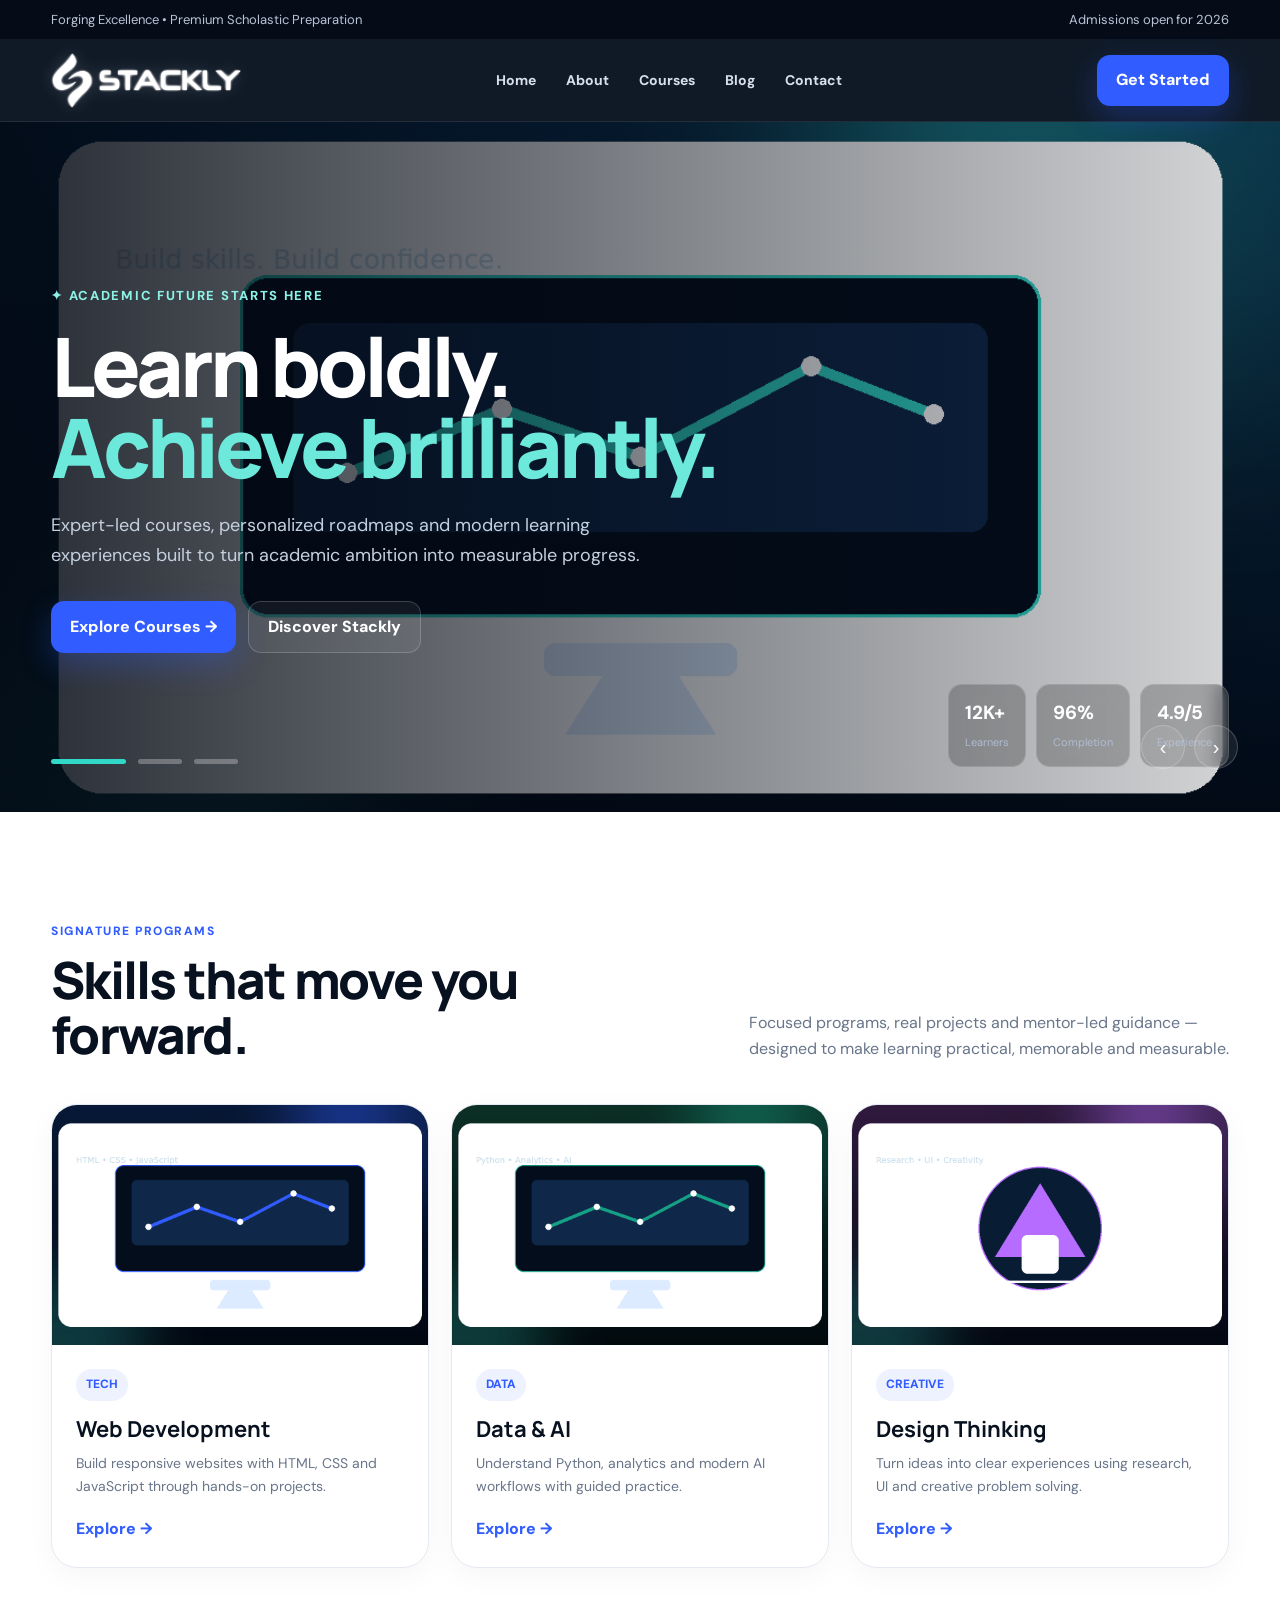
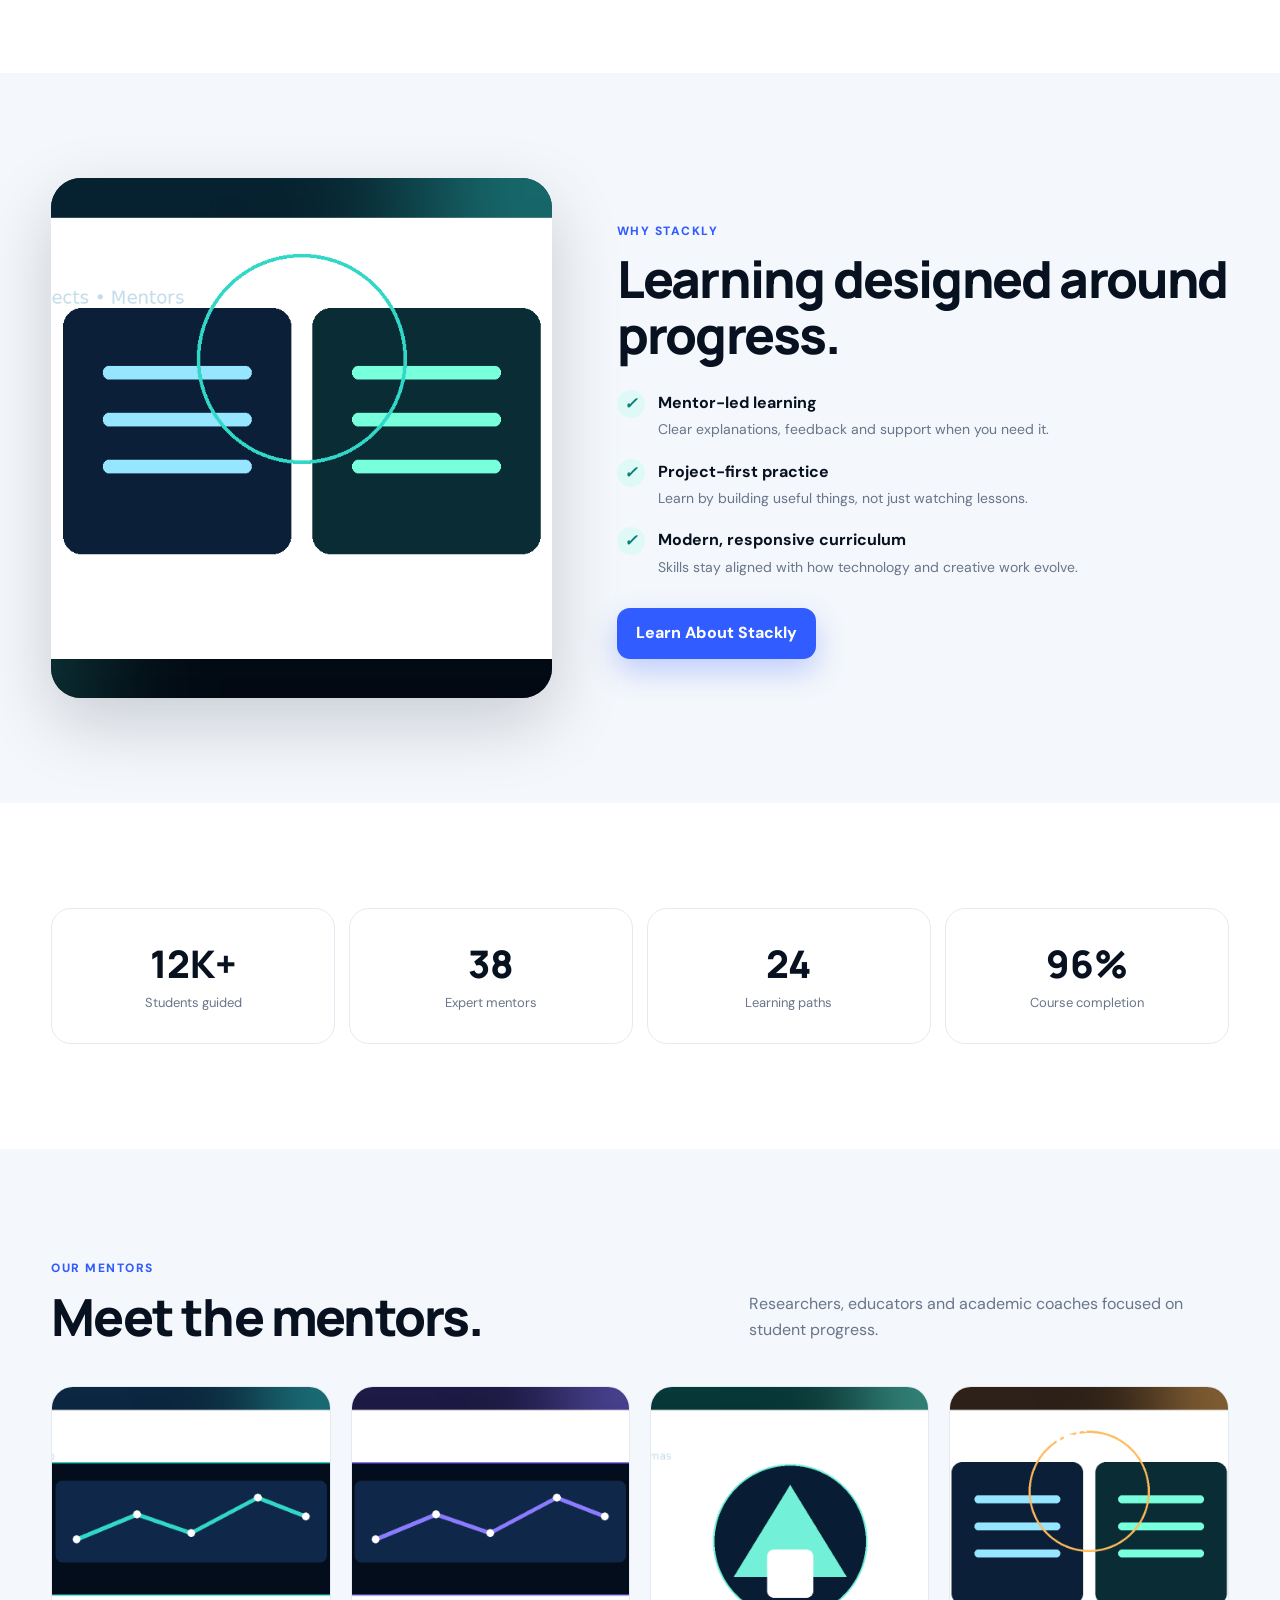
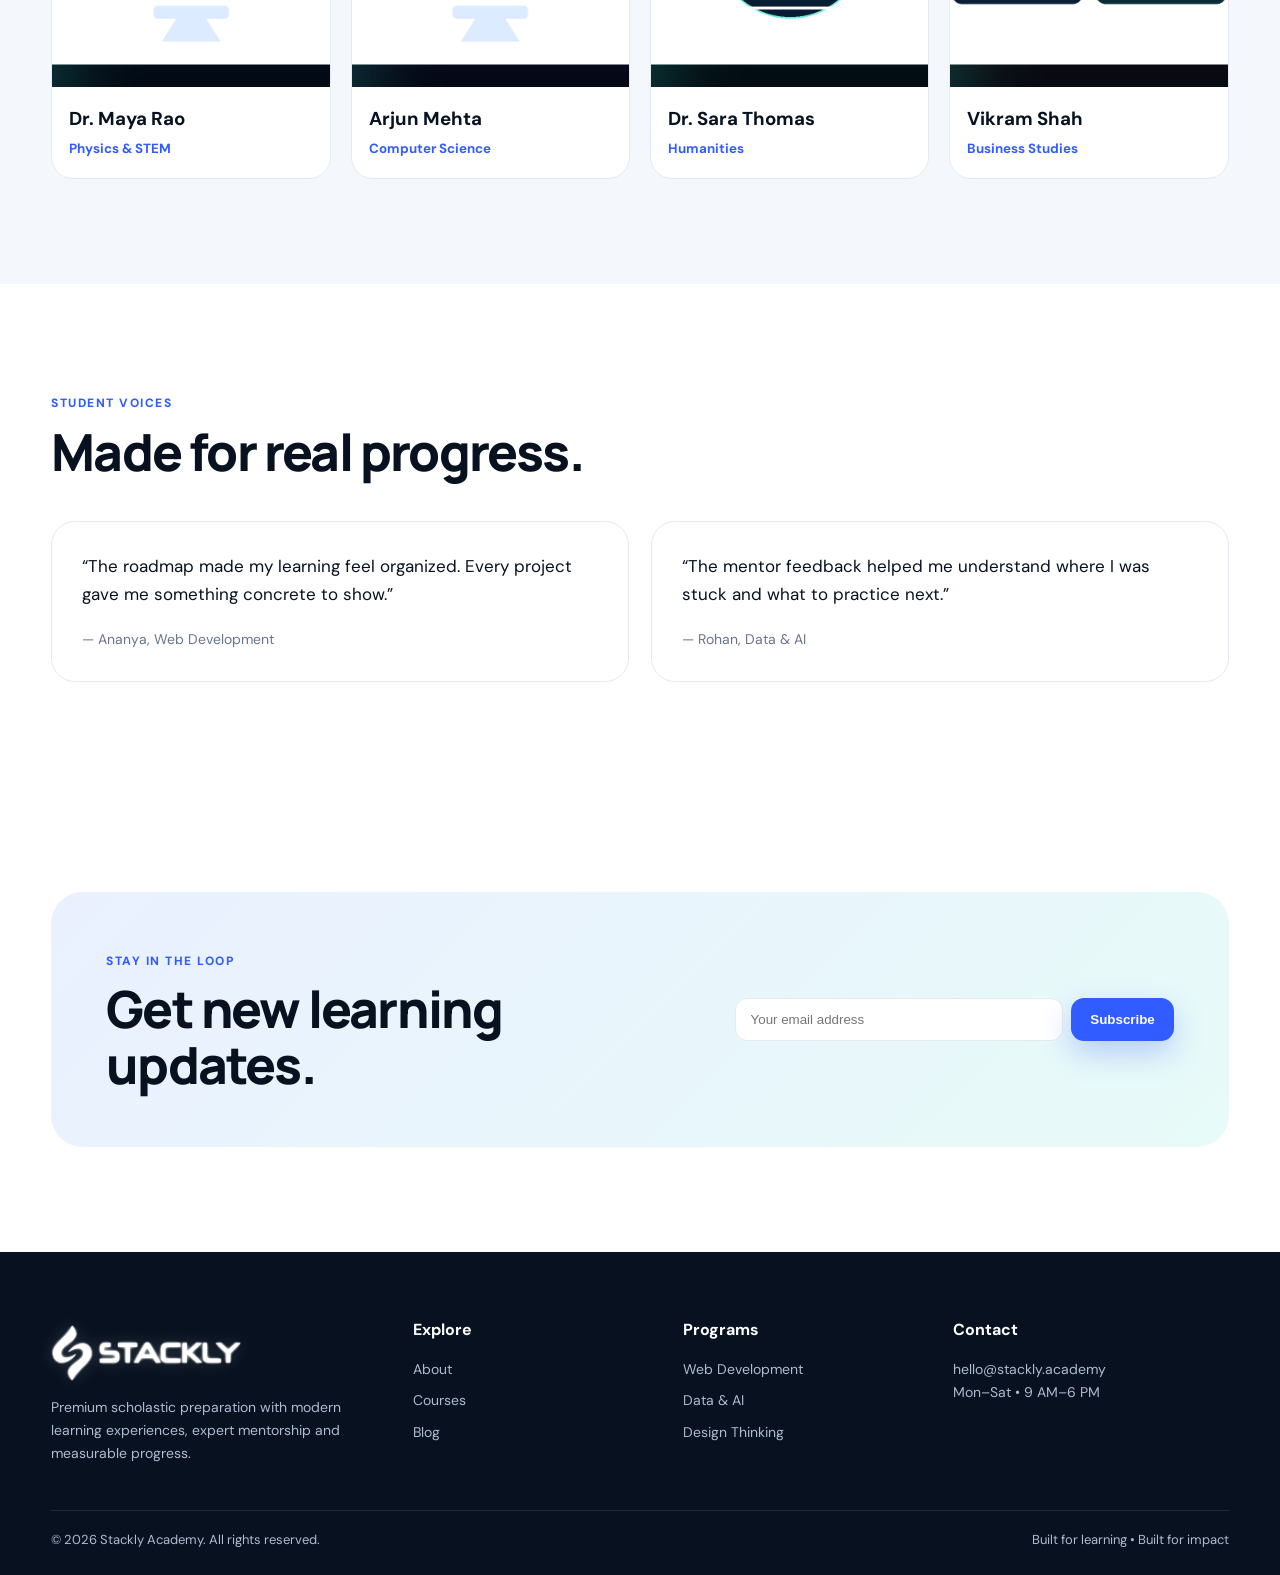
<file: index.html>
<!doctype html>
<html lang="en"><head><meta charset="utf-8"><meta name="viewport" content="width=device-width,initial-scale=1">
<title>Premium Scholastic Prep | Stackly Academy</title><link rel="stylesheet" href="style.css"></head>
<body>
<div class="topbar"><div class="container"><span>Forging Excellence • Premium Scholastic Preparation</span><span>Admissions open for 2026</span></div></div>
<header class="nav"><div class="container nav-inner"><a class="logo" href="index.html"><img src="assets/stackly-logo.png" alt="Stackly" loading="lazy" onerror="this.style.display='none';this.parentElement.classList.add('img-missing')"></a><nav class="links"><a class="active" href="index.html">Home</a><a class="" href="about.html">About</a><a class="" href="courses.html">Courses</a><a class="" href="blog.html">Blog</a><a class="" href="contact.html">Contact</a></nav><div class="nav-actions"><a class="btn btn-primary" href="contact.html">Get Started</a></div><button class="menu" aria-label="Menu">☰</button></div><div class="mobile-nav"><a class="active" href="index.html">Home</a><a class="" href="about.html">About</a><a class="" href="courses.html">Courses</a><a class="" href="blog.html">Blog</a><a class="" href="contact.html">Contact</a></div></header>

<section class="hero"><div class="slider">
<div class="slide active"><div class="slide-bg" style="background-image:url('assets/hero-1.png')"></div><div class="container slide-content"><div class="hero-copy"><span class="eyebrow">✦ Academic future starts here</span><h1>Learn boldly.<br><span>Achieve brilliantly.</span></h1><p>Expert-led courses, personalized roadmaps and modern learning experiences built to turn academic ambition into measurable progress.</p><div class="hero-actions"><a class="btn btn-primary" href="courses.html">Explore Courses →</a><a class="btn btn-ghost" href="about.html">Discover Stackly</a></div></div></div></div>
<div class="slide"><div class="slide-bg" style="background-image:url('assets/hero-2.png')"></div><div class="container slide-content"><div class="hero-copy"><span class="eyebrow">✦ Future-ready skills</span><h1>Think deeper.<br><span>Create smarter.</span></h1><p>Learn practical skills with guided projects, mentor feedback and a clear path from fundamentals to confidence.</p><div class="hero-actions"><a class="btn btn-primary" href="courses.html">View Programs →</a><a class="btn btn-ghost" href="contact.html">Talk to Us</a></div></div></div></div>
<div class="slide"><div class="slide-bg" style="background-image:url('assets/hero-3.png')"></div><div class="container slide-content"><div class="hero-copy"><span class="eyebrow">✦ Global mindset</span><h1>Dream bigger.<br><span>Achieve brilliantly.</span></h1><p>A premium learning environment designed around curiosity, creativity and outcomes that matter.</p><div class="hero-actions"><a class="btn btn-primary" href="contact.html">Start Learning →</a><a class="btn btn-ghost" href="about.html">Our Approach</a></div></div></div></div>
<button class="arrow-btn" data-prev style="position:absolute;right:95px;bottom:43px;z-index:6">‹</button><button class="arrow-btn" data-next style="position:absolute;right:42px;bottom:43px;z-index:6">›</button>
<div class="slider-controls"><button class="dot active"></button><button class="dot"></button><button class="dot"></button></div>
<div class="hero-stats"><div class="mini-stat"><strong>12K+</strong><span>Learners</span></div><div class="mini-stat"><strong>96%</strong><span>Completion</span></div><div class="mini-stat"><strong>4.9/5</strong><span>Experience</span></div></div>
</div></section>
<section class="section reveal"><div class="container"><div class="section-head"><div><span class="kicker">Signature programs</span><h2>Skills that move you forward.</h2></div><p>Focused programs, real projects and mentor-led guidance — designed to make learning practical, memorable and measurable.</p></div>
<div class="cards">
<article class="card"><img src="assets/course-web.png" alt="Web Development" loading="lazy" onerror="this.style.display='none';this.parentElement.classList.add('img-missing')"><div class="card-body"><span class="tag">TECH</span><h3>Web Development</h3><p>Build responsive websites with HTML, CSS and JavaScript through hands-on projects.</p><div class="arrow">Explore →</div></div></article>
<article class="card"><img src="assets/course-data.png" alt="Data and AI" loading="lazy" onerror="this.style.display='none';this.parentElement.classList.add('img-missing')"><div class="card-body"><span class="tag">DATA</span><h3>Data & AI</h3><p>Understand Python, analytics and modern AI workflows with guided practice.</p><div class="arrow">Explore →</div></div></article>
<article class="card"><img src="assets/course-design.png" alt="Design Thinking" loading="lazy" onerror="this.style.display='none';this.parentElement.classList.add('img-missing')"><div class="card-body"><span class="tag">CREATIVE</span><h3>Design Thinking</h3><p>Turn ideas into clear experiences using research, UI and creative problem solving.</p><div class="arrow">Explore →</div></div></article>
</div></div></section>
<section class="section alt reveal"><div class="container feature"><div class="feature-img"><img src="assets/course-science.png" alt="Learning lab" loading="lazy" onerror="this.style.display='none';this.parentElement.classList.add('img-missing')"></div><div><span class="kicker">Why Stackly</span><h2>Learning designed around progress.</h2><div class="checks"><div class="check"><i class="tick">✓</i><div><b>Mentor-led learning</b><span>Clear explanations, feedback and support when you need it.</span></div></div><div class="check"><i class="tick">✓</i><div><b>Project-first practice</b><span>Learn by building useful things, not just watching lessons.</span></div></div><div class="check"><i class="tick">✓</i><div><b>Modern, responsive curriculum</b><span>Skills stay aligned with how technology and creative work evolve.</span></div></div></div><a class="btn btn-primary" href="about.html">Learn About Stackly</a></div></div></section>
<section class="section reveal"><div class="container"><div class="stats"><div class="stat"><strong>12K+</strong><span>Students guided</span></div><div class="stat"><strong>38</strong><span>Expert mentors</span></div><div class="stat"><strong>24</strong><span>Learning paths</span></div><div class="stat"><strong>96%</strong><span>Course completion</span></div></div></div></section>
<section class="section alt reveal"><div class="container"><div class="section-head"><div><span class="kicker">Our mentors</span><h2>Meet the mentors.</h2></div><p>Researchers, educators and academic coaches focused on student progress.</p></div><div class="faculty">
<div class="person"><img src="assets/mentor-maya.png" alt="Mentor Maya" loading="lazy" onerror="this.style.display='none';this.parentElement.classList.add('img-missing')"><div><h3>Dr. Maya Rao</h3><small>Physics & STEM</small></div></div>
<div class="person"><img src="assets/mentor-arjun.png" alt="Mentor Arjun" loading="lazy" onerror="this.style.display='none';this.parentElement.classList.add('img-missing')"><div><h3>Arjun Mehta</h3><small>Computer Science</small></div></div>
<div class="person"><img src="assets/mentor-sara.png" alt="Mentor Sara" loading="lazy" onerror="this.style.display='none';this.parentElement.classList.add('img-missing')"><div><h3>Dr. Sara Thomas</h3><small>Humanities</small></div></div>
<div class="person"><img src="assets/mentor-vikram.png" alt="Mentor Vikram" loading="lazy" onerror="this.style.display='none';this.parentElement.classList.add('img-missing')"><div><h3>Vikram Shah</h3><small>Business Studies</small></div></div>
</div></div></section>
<section class="section reveal"><div class="container"><div class="section-head"><div><span class="kicker">Student voices</span><h2>Made for real progress.</h2></div></div><div class="testimonials"><div class="quote"><p>“The roadmap made my learning feel organized. Every project gave me something concrete to show.”</p><footer>— Ananya, Web Development</footer></div><div class="quote"><p>“The mentor feedback helped me understand where I was stuck and what to practice next.”</p><footer>— Rohan, Data & AI</footer></div></div></div></section>
<section class="section"><div class="container newsletter"><div><span class="kicker">Stay in the loop</span><h2>Get new learning updates.</h2></div><form data-demo><input type="email" placeholder="Your email address" required><button class="btn btn-primary">Subscribe</button></form></div></section>

<footer class="footer"><div class="container footer-grid"><div><a class="logo" href="index.html"><img src="assets/stackly-logo.png" alt="Stackly" loading="lazy" onerror="this.style.display='none';this.parentElement.classList.add('img-missing')"></a><p style="margin-top:15px">Premium scholastic preparation with modern learning experiences, expert mentorship and measurable progress.</p></div><div><h4>Explore</h4><a href="about.html">About</a><a href="courses.html">Courses</a><a href="blog.html">Blog</a></div><div><h4>Programs</h4><a href="courses.html">Web Development</a><a href="courses.html">Data & AI</a><a href="courses.html">Design Thinking</a></div><div><h4>Contact</h4><p>hello@stackly.academy</p><p>Mon–Sat • 9 AM–6 PM</p></div></div><div class="container bottom"><span>© 2026 Stackly Academy. All rights reserved.</span><span>Built for learning • Built for impact</span></div></footer>
<script src="script.js"></script></body></html>
</file>
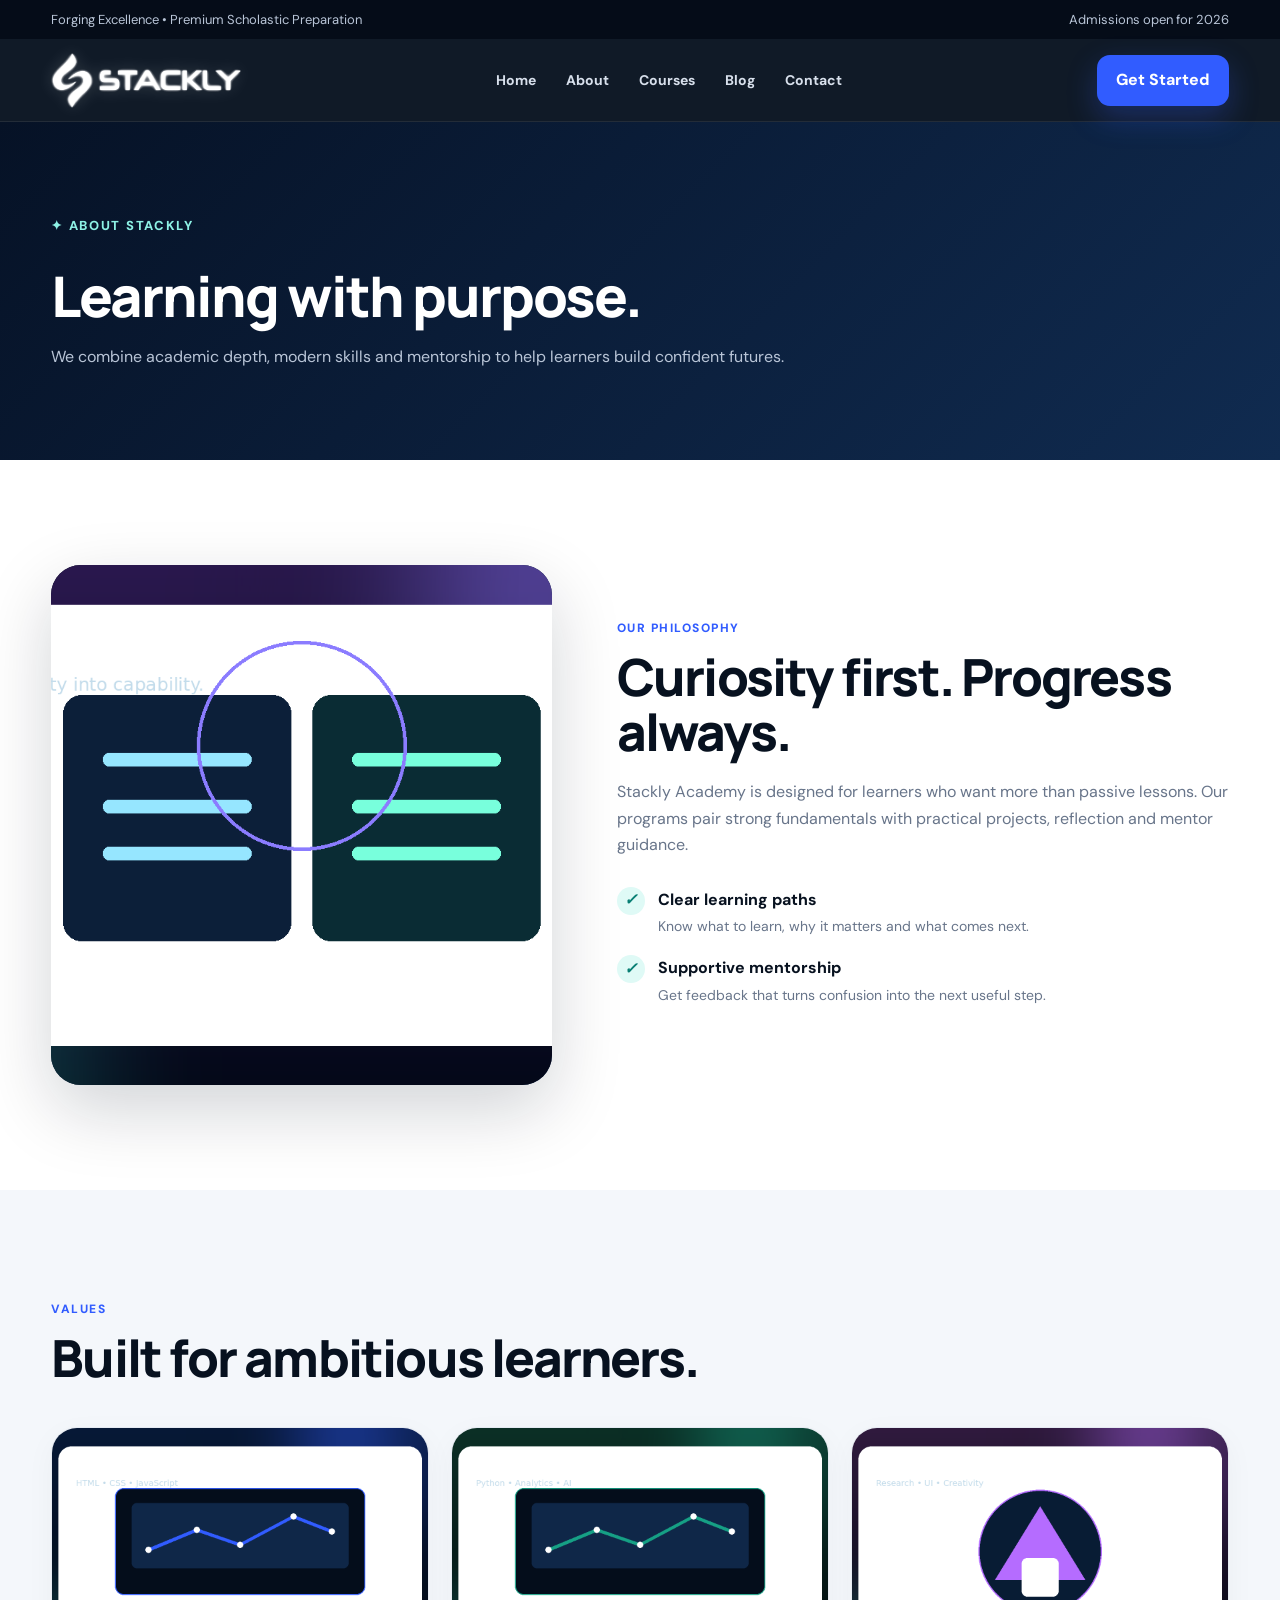
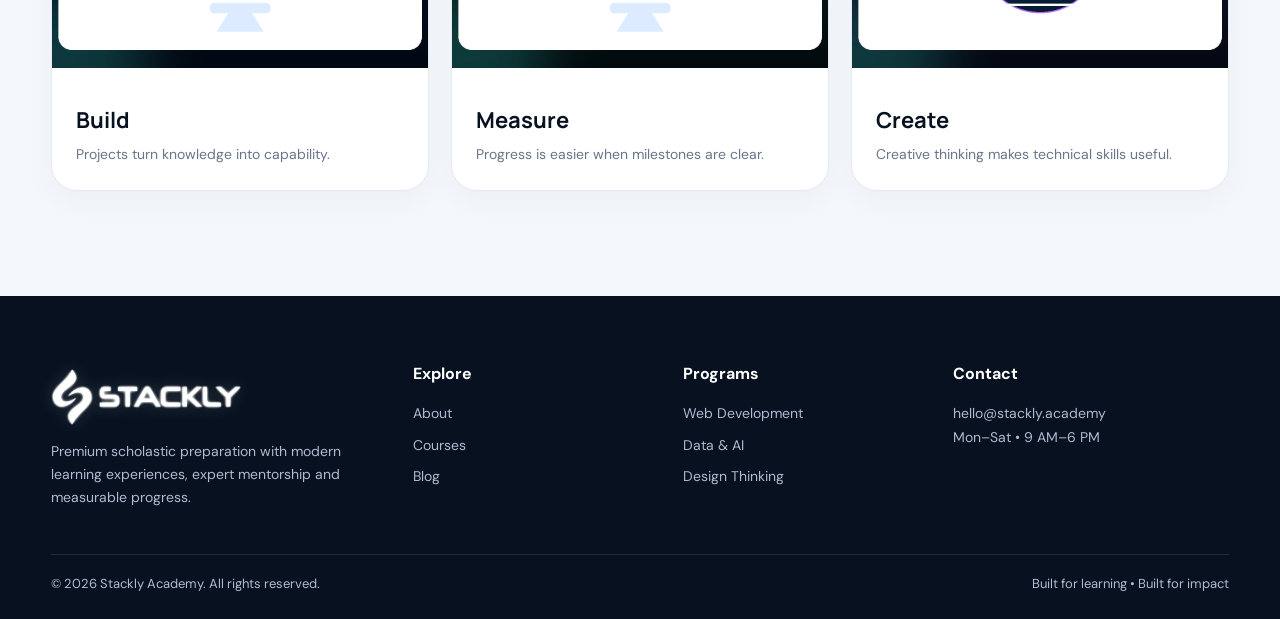
<file: about.html>
<!doctype html>
<html lang="en"><head><meta charset="utf-8"><meta name="viewport" content="width=device-width,initial-scale=1">
<title>About | Stackly Academy</title><link rel="stylesheet" href="style.css"></head>
<body>
<div class="topbar"><div class="container"><span>Forging Excellence • Premium Scholastic Preparation</span><span>Admissions open for 2026</span></div></div>
<header class="nav"><div class="container nav-inner"><a class="logo" href="index.html"><img src="assets/stackly-logo.png" alt="Stackly" loading="lazy" onerror="this.style.display='none';this.parentElement.classList.add('img-missing')"></a><nav class="links"><a class="" href="index.html">Home</a><a class="active" href="about.html">About</a><a class="" href="courses.html">Courses</a><a class="" href="blog.html">Blog</a><a class="" href="contact.html">Contact</a></nav><div class="nav-actions"><a class="btn btn-primary" href="contact.html">Get Started</a></div><button class="menu" aria-label="Menu">☰</button></div><div class="mobile-nav"><a class="" href="index.html">Home</a><a class="active" href="about.html">About</a><a class="" href="courses.html">Courses</a><a class="" href="blog.html">Blog</a><a class="" href="contact.html">Contact</a></div></header>
<section class="page-hero"><div class="container"><span class="eyebrow">✦ About Stackly</span><h1>Learning with purpose.</h1><p>We combine academic depth, modern skills and mentorship to help learners build confident futures.</p></div></section>
<section class="section"><div class="container feature"><div class="feature-img"><img src="assets/hero-2.png" alt="Modern learning" loading="lazy" onerror="this.style.display='none';this.parentElement.classList.add('img-missing')"></div><div><span class="kicker">Our philosophy</span><h2>Curiosity first. Progress always.</h2><p style="color:var(--muted);margin:20px 0">Stackly Academy is designed for learners who want more than passive lessons. Our programs pair strong fundamentals with practical projects, reflection and mentor guidance.</p><div class="checks"><div class="check"><i class="tick">✓</i><div><b>Clear learning paths</b><span>Know what to learn, why it matters and what comes next.</span></div></div><div class="check"><i class="tick">✓</i><div><b>Supportive mentorship</b><span>Get feedback that turns confusion into the next useful step.</span></div></div></div></div></div></section>
<section class="section alt"><div class="container"><div class="section-head"><div><span class="kicker">Values</span><h2>Built for ambitious learners.</h2></div></div><div class="cards"><article class="card"><img src="assets/course-web.png" loading="lazy" onerror="this.style.display='none';this.parentElement.classList.add('img-missing')"><div class="card-body"><h3>Build</h3><p>Projects turn knowledge into capability.</p></div></article><article class="card"><img src="assets/course-data.png" loading="lazy" onerror="this.style.display='none';this.parentElement.classList.add('img-missing')"><div class="card-body"><h3>Measure</h3><p>Progress is easier when milestones are clear.</p></div></article><article class="card"><img src="assets/course-design.png" loading="lazy" onerror="this.style.display='none';this.parentElement.classList.add('img-missing')"><div class="card-body"><h3>Create</h3><p>Creative thinking makes technical skills useful.</p></div></article></div></div></section>
<footer class="footer"><div class="container footer-grid"><div><a class="logo" href="index.html"><img src="assets/stackly-logo.png" alt="Stackly" loading="lazy" onerror="this.style.display='none';this.parentElement.classList.add('img-missing')"></a><p style="margin-top:15px">Premium scholastic preparation with modern learning experiences, expert mentorship and measurable progress.</p></div><div><h4>Explore</h4><a href="about.html">About</a><a href="courses.html">Courses</a><a href="blog.html">Blog</a></div><div><h4>Programs</h4><a href="courses.html">Web Development</a><a href="courses.html">Data & AI</a><a href="courses.html">Design Thinking</a></div><div><h4>Contact</h4><p>hello@stackly.academy</p><p>Mon–Sat • 9 AM–6 PM</p></div></div><div class="container bottom"><span>© 2026 Stackly Academy. All rights reserved.</span><span>Built for learning • Built for impact</span></div></footer>
<script src="script.js"></script></body></html>
</file>
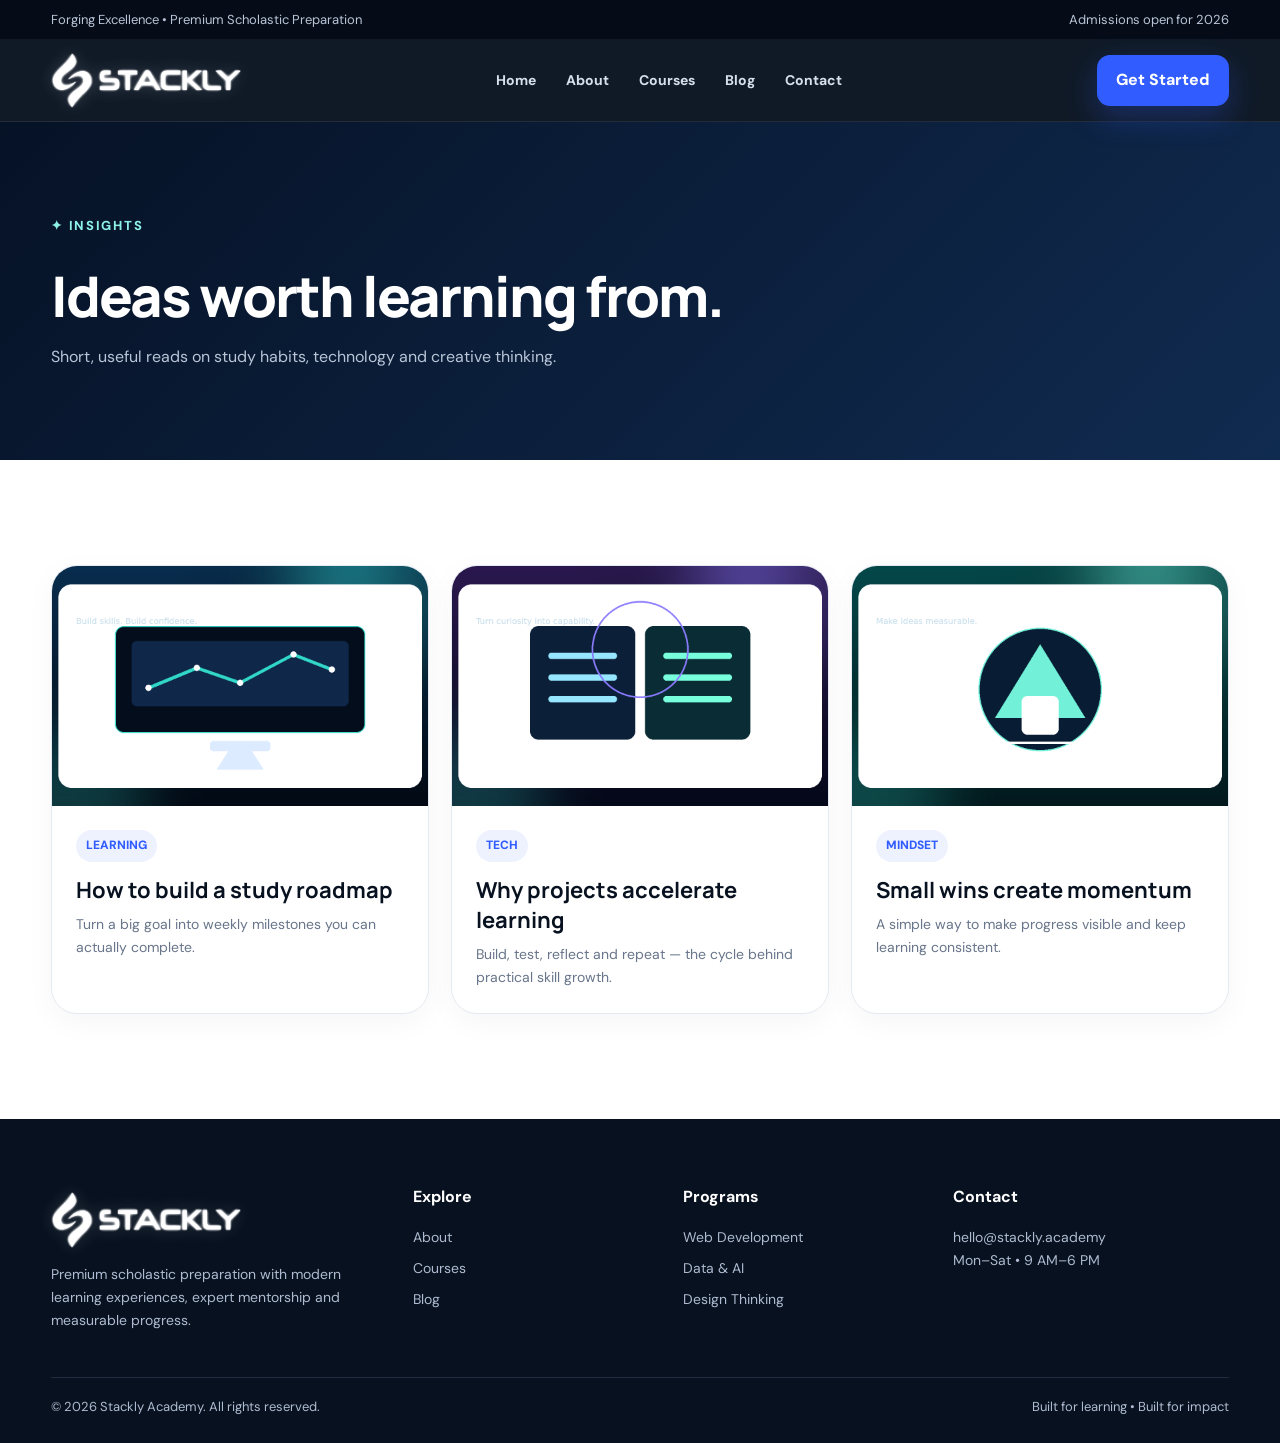
<file: blog.html>
<!doctype html>
<html lang="en"><head><meta charset="utf-8"><meta name="viewport" content="width=device-width,initial-scale=1">
<title>Blog | Stackly Academy</title><link rel="stylesheet" href="style.css"></head>
<body>
<div class="topbar"><div class="container"><span>Forging Excellence • Premium Scholastic Preparation</span><span>Admissions open for 2026</span></div></div>
<header class="nav"><div class="container nav-inner"><a class="logo" href="index.html"><img src="assets/stackly-logo.png" alt="Stackly" loading="lazy" onerror="this.style.display='none';this.parentElement.classList.add('img-missing')"></a><nav class="links"><a class="" href="index.html">Home</a><a class="" href="about.html">About</a><a class="" href="courses.html">Courses</a><a class="active" href="blog.html">Blog</a><a class="" href="contact.html">Contact</a></nav><div class="nav-actions"><a class="btn btn-primary" href="contact.html">Get Started</a></div><button class="menu" aria-label="Menu">☰</button></div><div class="mobile-nav"><a class="" href="index.html">Home</a><a class="" href="about.html">About</a><a class="" href="courses.html">Courses</a><a class="active" href="blog.html">Blog</a><a class="" href="contact.html">Contact</a></div></header>
<section class="page-hero"><div class="container"><span class="eyebrow">✦ Insights</span><h1>Ideas worth learning from.</h1><p>Short, useful reads on study habits, technology and creative thinking.</p></div></section>
<section class="section"><div class="container"><div class="cards"><article class="card"><img src="assets/hero-1.png" loading="lazy" onerror="this.style.display='none';this.parentElement.classList.add('img-missing')"><div class="card-body"><span class="tag">LEARNING</span><h3>How to build a study roadmap</h3><p>Turn a big goal into weekly milestones you can actually complete.</p></div></article><article class="card"><img src="assets/hero-2.png" loading="lazy" onerror="this.style.display='none';this.parentElement.classList.add('img-missing')"><div class="card-body"><span class="tag">TECH</span><h3>Why projects accelerate learning</h3><p>Build, test, reflect and repeat — the cycle behind practical skill growth.</p></div></article><article class="card"><img src="assets/hero-3.png" loading="lazy" onerror="this.style.display='none';this.parentElement.classList.add('img-missing')"><div class="card-body"><span class="tag">MINDSET</span><h3>Small wins create momentum</h3><p>A simple way to make progress visible and keep learning consistent.</p></div></article></div></div></section>
<footer class="footer"><div class="container footer-grid"><div><a class="logo" href="index.html"><img src="assets/stackly-logo.png" alt="Stackly" loading="lazy" onerror="this.style.display='none';this.parentElement.classList.add('img-missing')"></a><p style="margin-top:15px">Premium scholastic preparation with modern learning experiences, expert mentorship and measurable progress.</p></div><div><h4>Explore</h4><a href="about.html">About</a><a href="courses.html">Courses</a><a href="blog.html">Blog</a></div><div><h4>Programs</h4><a href="courses.html">Web Development</a><a href="courses.html">Data & AI</a><a href="courses.html">Design Thinking</a></div><div><h4>Contact</h4><p>hello@stackly.academy</p><p>Mon–Sat • 9 AM–6 PM</p></div></div><div class="container bottom"><span>© 2026 Stackly Academy. All rights reserved.</span><span>Built for learning • Built for impact</span></div></footer>
<script src="script.js"></script></body></html>
</file>
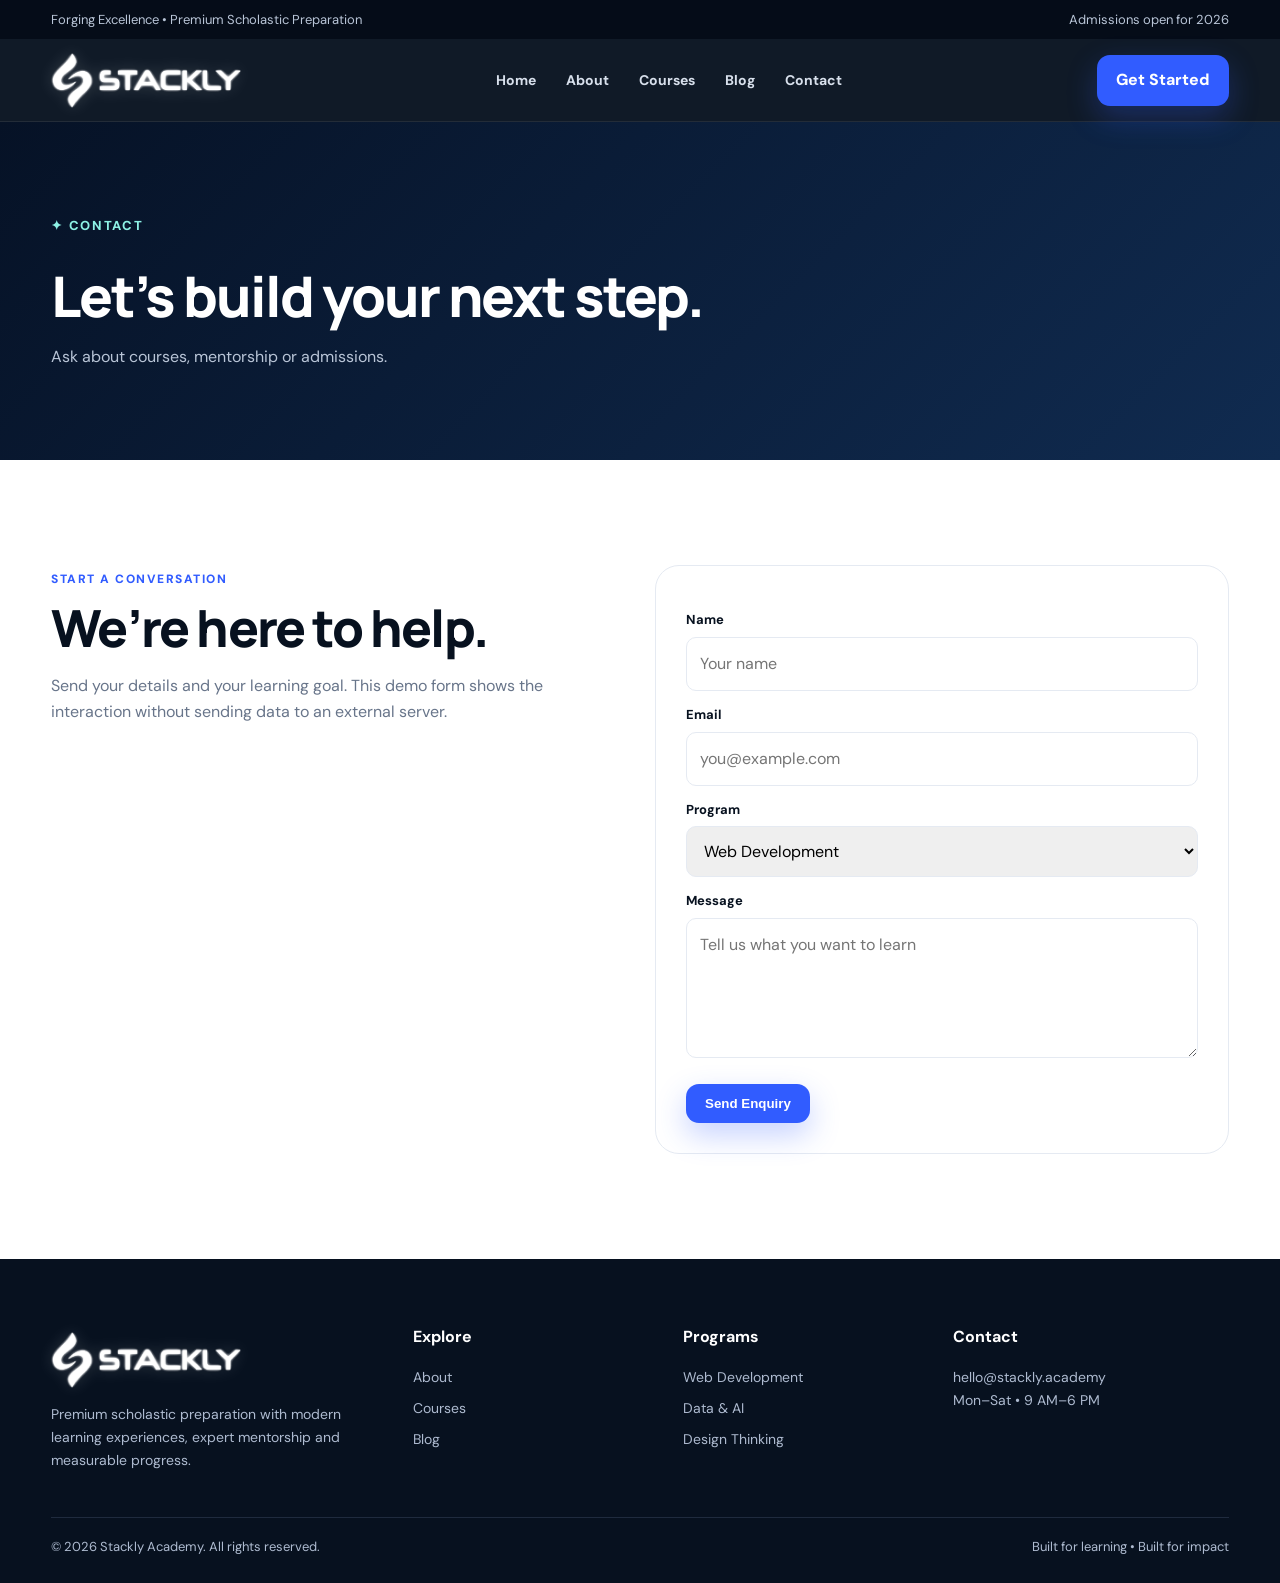
<file: contact.html>
<!doctype html>
<html lang="en"><head><meta charset="utf-8"><meta name="viewport" content="width=device-width,initial-scale=1">
<title>Contact | Stackly Academy</title><link rel="stylesheet" href="style.css"></head>
<body>
<div class="topbar"><div class="container"><span>Forging Excellence • Premium Scholastic Preparation</span><span>Admissions open for 2026</span></div></div>
<header class="nav"><div class="container nav-inner"><a class="logo" href="index.html"><img src="assets/stackly-logo.png" alt="Stackly" loading="lazy" onerror="this.style.display='none';this.parentElement.classList.add('img-missing')"></a><nav class="links"><a class="" href="index.html">Home</a><a class="" href="about.html">About</a><a class="" href="courses.html">Courses</a><a class="" href="blog.html">Blog</a><a class="active" href="contact.html">Contact</a></nav><div class="nav-actions"><a class="btn btn-primary" href="contact.html">Get Started</a></div><button class="menu" aria-label="Menu">☰</button></div><div class="mobile-nav"><a class="" href="index.html">Home</a><a class="" href="about.html">About</a><a class="" href="courses.html">Courses</a><a class="" href="blog.html">Blog</a><a class="active" href="contact.html">Contact</a></div></header>
<section class="page-hero"><div class="container"><span class="eyebrow">✦ Contact</span><h1>Let’s build your next step.</h1><p>Ask about courses, mentorship or admissions.</p></div></section>
<section class="section"><div class="container contact-grid"><div><span class="kicker">Start a conversation</span><h2>We’re here to help.</h2><p style="color:var(--muted);margin-top:18px">Send your details and your learning goal. This demo form shows the interaction without sending data to an external server.</p></div><form class="form" data-demo><label>Name</label><input required placeholder="Your name"><label>Email</label><input type="email" required placeholder="you@example.com"><label>Program</label><select><option>Web Development</option><option>Data & AI</option><option>Design Thinking</option><option>Science & STEM</option></select><label>Message</label><textarea placeholder="Tell us what you want to learn"></textarea><button class="btn btn-primary" style="margin-top:18px">Send Enquiry</button></form></div></section>
<footer class="footer"><div class="container footer-grid"><div><a class="logo" href="index.html"><img src="assets/stackly-logo.png" alt="Stackly" loading="lazy" onerror="this.style.display='none';this.parentElement.classList.add('img-missing')"></a><p style="margin-top:15px">Premium scholastic preparation with modern learning experiences, expert mentorship and measurable progress.</p></div><div><h4>Explore</h4><a href="about.html">About</a><a href="courses.html">Courses</a><a href="blog.html">Blog</a></div><div><h4>Programs</h4><a href="courses.html">Web Development</a><a href="courses.html">Data & AI</a><a href="courses.html">Design Thinking</a></div><div><h4>Contact</h4><p>hello@stackly.academy</p><p>Mon–Sat • 9 AM–6 PM</p></div></div><div class="container bottom"><span>© 2026 Stackly Academy. All rights reserved.</span><span>Built for learning • Built for impact</span></div></footer>
<script src="script.js"></script></body></html>
</file>
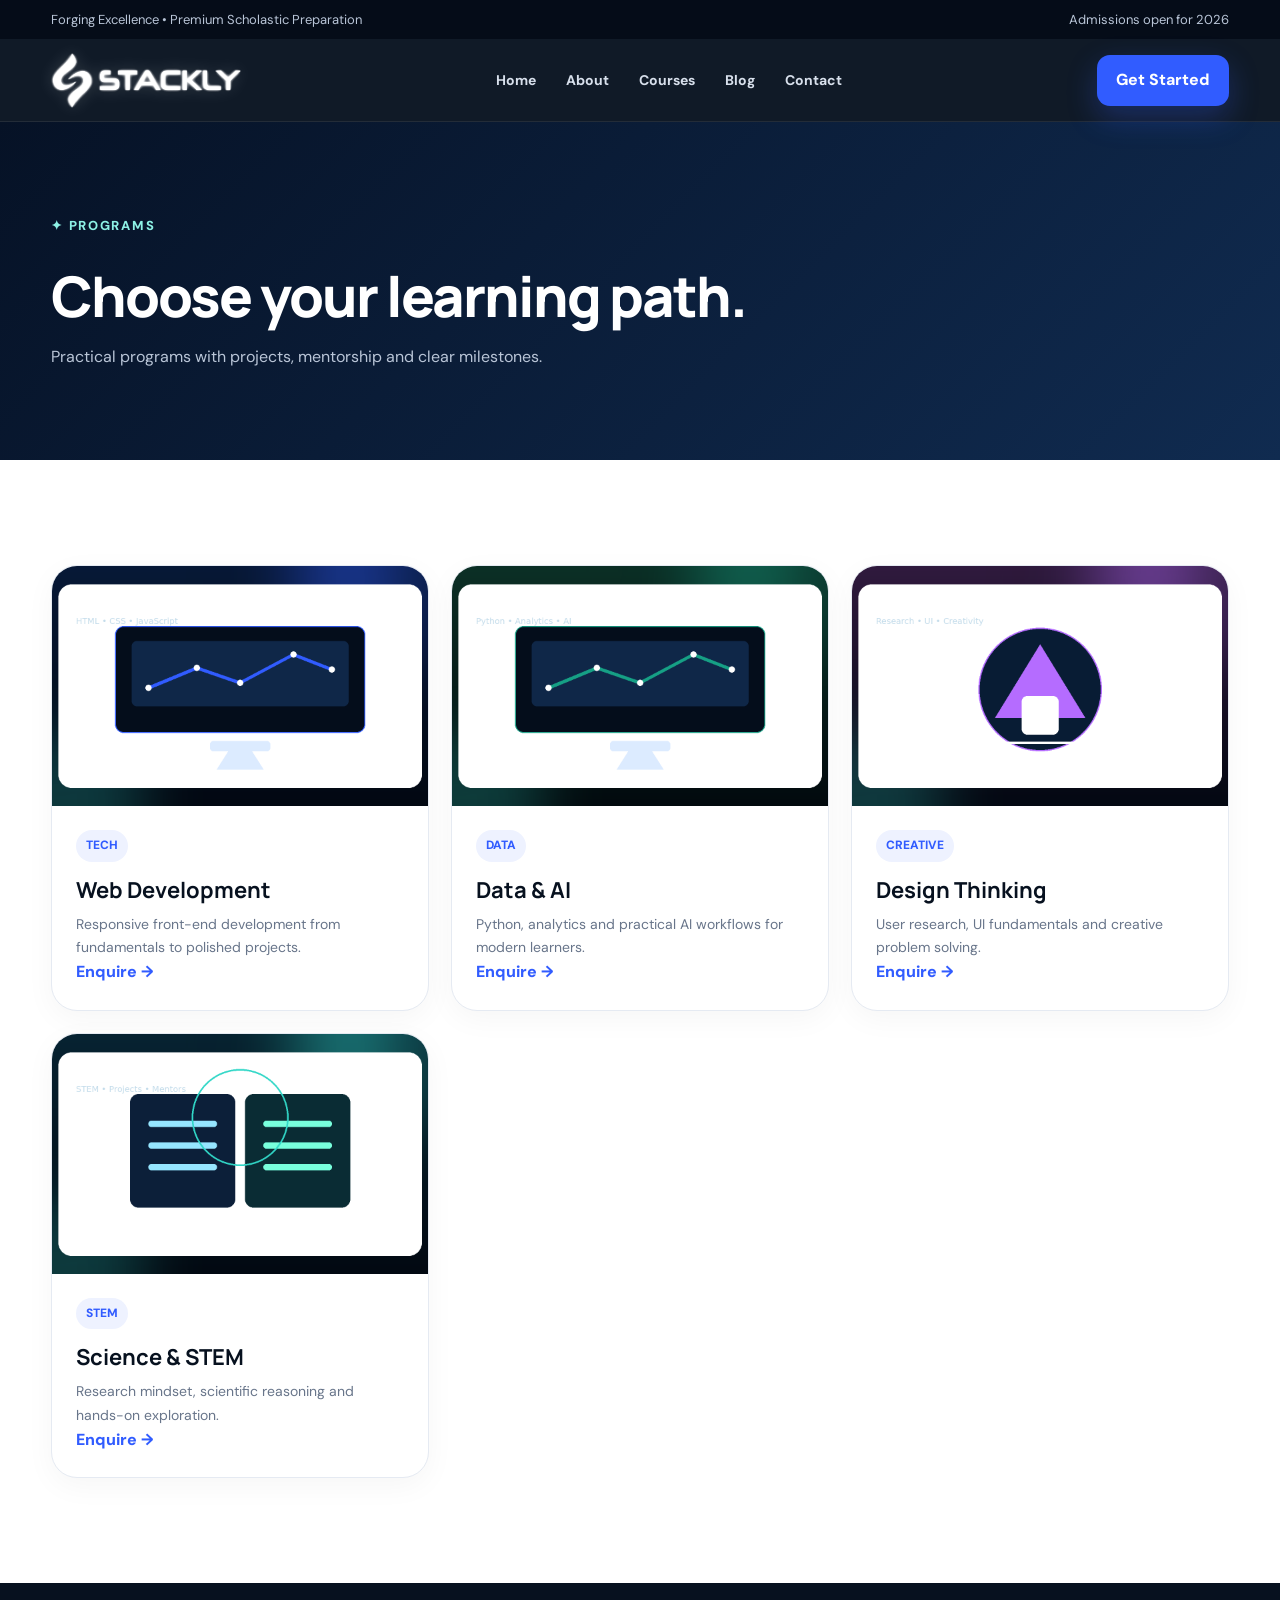
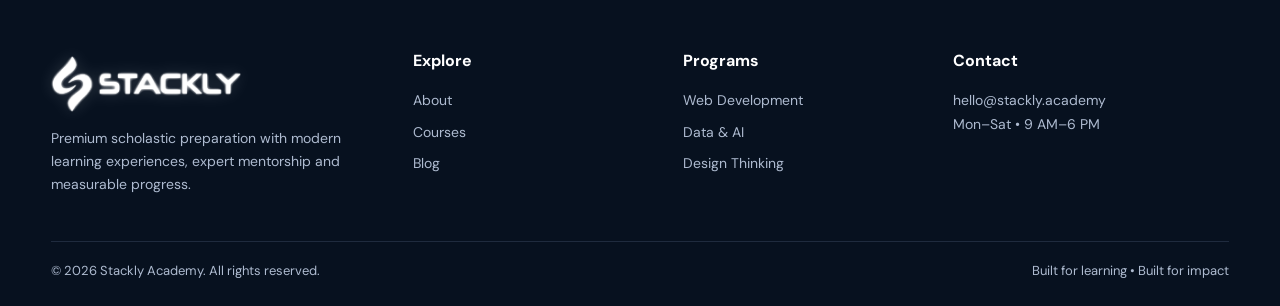
<file: courses.html>
<!doctype html>
<html lang="en"><head><meta charset="utf-8"><meta name="viewport" content="width=device-width,initial-scale=1">
<title>Courses | Stackly Academy</title><link rel="stylesheet" href="style.css"></head>
<body>
<div class="topbar"><div class="container"><span>Forging Excellence • Premium Scholastic Preparation</span><span>Admissions open for 2026</span></div></div>
<header class="nav"><div class="container nav-inner"><a class="logo" href="index.html"><img src="assets/stackly-logo.png" alt="Stackly" loading="lazy" onerror="this.style.display='none';this.parentElement.classList.add('img-missing')"></a><nav class="links"><a class="" href="index.html">Home</a><a class="" href="about.html">About</a><a class="active" href="courses.html">Courses</a><a class="" href="blog.html">Blog</a><a class="" href="contact.html">Contact</a></nav><div class="nav-actions"><a class="btn btn-primary" href="contact.html">Get Started</a></div><button class="menu" aria-label="Menu">☰</button></div><div class="mobile-nav"><a class="" href="index.html">Home</a><a class="" href="about.html">About</a><a class="active" href="courses.html">Courses</a><a class="" href="blog.html">Blog</a><a class="" href="contact.html">Contact</a></div></header>
<section class="page-hero"><div class="container"><span class="eyebrow">✦ Programs</span><h1>Choose your learning path.</h1><p>Practical programs with projects, mentorship and clear milestones.</p></div></section>
<section class="section"><div class="container"><div class="cards"><article class="card"><img src="assets/course-web.png" loading="lazy" onerror="this.style.display='none';this.parentElement.classList.add('img-missing')"><div class="card-body"><span class="tag">TECH</span><h3>Web Development</h3><p>Responsive front-end development from fundamentals to polished projects.</p><a class="arrow" href="contact.html">Enquire →</a></div></article><article class="card"><img src="assets/course-data.png" loading="lazy" onerror="this.style.display='none';this.parentElement.classList.add('img-missing')"><div class="card-body"><span class="tag">DATA</span><h3>Data & AI</h3><p>Python, analytics and practical AI workflows for modern learners.</p><a class="arrow" href="contact.html">Enquire →</a></div></article><article class="card"><img src="assets/course-design.png" loading="lazy" onerror="this.style.display='none';this.parentElement.classList.add('img-missing')"><div class="card-body"><span class="tag">CREATIVE</span><h3>Design Thinking</h3><p>User research, UI fundamentals and creative problem solving.</p><a class="arrow" href="contact.html">Enquire →</a></div></article><article class="card"><img src="assets/course-science.png" loading="lazy" onerror="this.style.display='none';this.parentElement.classList.add('img-missing')"><div class="card-body"><span class="tag">STEM</span><h3>Science & STEM</h3><p>Research mindset, scientific reasoning and hands-on exploration.</p><a class="arrow" href="contact.html">Enquire →</a></div></article></div></div></section>
<footer class="footer"><div class="container footer-grid"><div><a class="logo" href="index.html"><img src="assets/stackly-logo.png" alt="Stackly" loading="lazy" onerror="this.style.display='none';this.parentElement.classList.add('img-missing')"></a><p style="margin-top:15px">Premium scholastic preparation with modern learning experiences, expert mentorship and measurable progress.</p></div><div><h4>Explore</h4><a href="about.html">About</a><a href="courses.html">Courses</a><a href="blog.html">Blog</a></div><div><h4>Programs</h4><a href="courses.html">Web Development</a><a href="courses.html">Data & AI</a><a href="courses.html">Design Thinking</a></div><div><h4>Contact</h4><p>hello@stackly.academy</p><p>Mon–Sat • 9 AM–6 PM</p></div></div><div class="container bottom"><span>© 2026 Stackly Academy. All rights reserved.</span><span>Built for learning • Built for impact</span></div></footer>
<script src="script.js"></script></body></html>
</file>
<file: style.css>
@import url('https://fonts.googleapis.com/css2?family=DM+Sans:wght@400;500;600;700&family=Manrope:wght@500;600;700;800&display=swap');
:root{--ink:#07111f;--navy:#081a35;--blue:#315cff;--cyan:#31d7c7;--cream:#f4f7fb;--white:#fff;--muted:#68758a;--line:#e5eaf2;--shadow:0 24px 70px rgba(7,17,31,.13);--radius:26px}
*{box-sizing:border-box;margin:0;padding:0}html{scroll-behavior:smooth}body{font-family:"DM Sans",sans-serif;color:var(--ink);background:#fff;line-height:1.65;overflow-x:hidden}
img{max-width:100%;display:block}a{text-decoration:none;color:inherit}.container{width:min(1180px,92%);margin:auto}
.topbar{background:#050c18;color:#b9c5d7;font-size:13px}.topbar .container{display:flex;justify-content:space-between;padding:9px 0}
.nav{position:sticky;top:0;z-index:1000;background:rgba(7,17,31,.96);backdrop-filter:blur(16px);border-bottom:1px solid rgba(255,255,255,.08)}
.nav-inner{height:82px;display:flex;align-items:center;justify-content:space-between;gap:25px}.logo{width:180px}.logo img{width:180px;height:48px;object-fit:contain;object-position:left center}
.links{display:flex;gap:30px;align-items:center;font-weight:700;font-size:14px}.links a{color:#d8e0ec;transition:.25s}.links a:hover{color:var(--cyan)}
.nav-actions{display:flex;gap:10px;align-items:center}.btn{display:inline-flex;align-items:center;justify-content:center;gap:8px;border:0;border-radius:13px;padding:12px 19px;font-weight:800;cursor:pointer;transition:.25s}.btn-primary{background:var(--blue);color:#fff;box-shadow:0 12px 30px rgba(49,92,255,.28)}.btn-primary:hover{transform:translateY(-2px)}.btn-ghost{border:1px solid rgba(255,255,255,.18);color:#fff;background:rgba(255,255,255,.06)}
.menu{display:none;background:none;border:0;color:#fff;font-size:30px;cursor:pointer}.mobile-nav{display:none}.mobile-nav.open{display:block;background:#07111f;border-top:1px solid rgba(255,255,255,.1);padding:10px 4%}.mobile-nav a{display:block;padding:12px;color:#fff;font-weight:700}

.hero{position:relative;color:#fff;min-height:690px;overflow:hidden;background:#061226}.slider{position:relative;min-height:690px}.slide{position:absolute;inset:0;opacity:0;visibility:hidden;transform:scale(1.035);transition:opacity .9s ease,transform 6s ease,visibility .9s}.slide.active{opacity:1;visibility:visible;transform:scale(1)}
.slide-bg{position:absolute;inset:0;background-position:center;background-size:cover}.slide-bg:after{content:"";position:absolute;inset:0;background:linear-gradient(90deg,rgba(2,8,18,.86) 0%,rgba(2,8,18,.55) 45%,rgba(2,8,18,.15) 100%)}
.slide-content{position:relative;z-index:2;min-height:690px;display:flex;align-items:center}.hero-copy{max-width:700px}.eyebrow{display:inline-flex;gap:8px;align-items:center;color:#8df1e5;font-size:13px;font-weight:800;letter-spacing:1.7px;text-transform:uppercase;margin-bottom:20px}.hero h1{font:800 clamp(48px,6.5vw,82px)/.98 "Manrope";letter-spacing:-4px}.hero h1 span{color:#6de9dc}.hero p{color:#c5d0df;max-width:620px;margin:24px 0 30px;font-size:18px}.hero-actions{display:flex;gap:12px;flex-wrap:wrap}
.slider-controls{position:absolute;z-index:5;left:4%;bottom:48px;display:flex;align-items:center;gap:12px}.dot{width:44px;height:5px;border:0;border-radius:99px;background:rgba(255,255,255,.28);cursor:pointer;transition:.35s}.dot.active{background:var(--cyan);width:75px}.arrow-btn{width:44px;height:44px;border-radius:50%;border:1px solid rgba(255,255,255,.2);background:rgba(255,255,255,.08);color:#fff;font-size:20px;cursor:pointer}.hero-stats{position:absolute;right:4%;bottom:45px;z-index:5;display:flex;gap:10px}.mini-stat{padding:12px 16px;border:1px solid rgba(255,255,255,.15);background:rgba(0,0,0,.22);backdrop-filter:blur(10px);border-radius:14px}.mini-stat strong{display:block;color:#fff;font-size:19px}.mini-stat span{color:#aebbd0;font-size:11px}

.section{padding:105px 0}.section.alt{background:var(--cream)}.section-head{display:flex;justify-content:space-between;gap:30px;align-items:end;margin-bottom:42px}.kicker{color:var(--blue);font-weight:800;text-transform:uppercase;letter-spacing:1.5px;font-size:12px}.section h2{font:800 clamp(34px,4vw,54px)/1.08 "Manrope";letter-spacing:-1.8px;margin-top:8px}.section-head p{max-width:480px;color:var(--muted)}
.cards{display:grid;grid-template-columns:repeat(3,minmax(0,1fr));gap:22px}.card{border:1px solid var(--line);border-radius:var(--radius);overflow:hidden;background:#fff;transition:.35s;box-shadow:0 8px 30px rgba(7,17,31,.04)}.card:hover{transform:translateY(-8px);box-shadow:var(--shadow)}.card img{height:245px;width:100%;object-fit:cover}.card-body{padding:24px}.tag{display:inline-block;font-size:12px;font-weight:800;color:var(--blue);background:#eef2ff;padding:6px 10px;border-radius:999px}.card h3{font:700 22px "Manrope";margin:13px 0 8px}.card p{color:var(--muted);font-size:14px}.arrow{margin-top:18px;color:var(--blue);font-weight:800}
.feature{display:grid;grid-template-columns:.9fr 1.1fr;gap:65px;align-items:center}.feature-img{border-radius:30px;overflow:hidden;background:linear-gradient(135deg,#07111f,#17345e);box-shadow:var(--shadow)}.feature-img img{width:100%;height:520px;object-fit:cover}.checks{display:grid;gap:16px;margin:28px 0}.check{display:flex;gap:13px;align-items:flex-start}.check b{display:block}.check span{color:var(--muted);font-size:14px}.tick{min-width:28px;height:28px;border-radius:50%;background:#dffaf6;color:#087f74;display:grid;place-items:center;font-weight:900}
.stats{display:grid;grid-template-columns:repeat(4,1fr);gap:14px}.stat{padding:28px;border-radius:20px;background:#fff;border:1px solid var(--line);text-align:center}.stat strong{font:800 38px "Manrope";display:block}.stat span{color:var(--muted);font-size:13px}
.faculty{display:grid;grid-template-columns:repeat(4,minmax(0,1fr));gap:20px}.person{background:#fff;border:1px solid var(--line);border-radius:22px;overflow:hidden;min-width:0}.person img{height:270px;width:100%;object-fit:cover}.person div{padding:17px}.person small{color:var(--blue);font-weight:700}
.testimonials{display:grid;grid-template-columns:1fr 1fr;gap:22px}.quote{padding:30px;border-radius:24px;background:#fff;border:1px solid var(--line)}.quote p{font-size:17px}.quote footer{margin-top:20px;color:var(--muted);font-size:14px}
.gpa{display:grid;grid-template-columns:.85fr 1.15fr;gap:35px;align-items:stretch}.gpa-box{padding:35px;border-radius:28px;background:var(--ink);color:#fff}.gpa-box label{display:block;font-size:13px;color:#aebbd0;margin:14px 0 6px}.gpa-box input{width:100%;padding:13px;border-radius:10px;border:1px solid #2a3950;background:#101e34;color:#fff}.result{margin-top:20px;padding:17px;border-radius:14px;background:#132743;color:#c7d3e6}.result strong{display:block;color:#6de9dc;font-size:30px}
.faq{max-width:850px;margin:auto}.faq-item{border-bottom:1px solid var(--line)}.faq-q{padding:20px 0;display:flex;justify-content:space-between;cursor:pointer;font-weight:800}.faq-a{display:none;padding:0 35px 20px 0;color:var(--muted)}.faq-item.open .faq-a{display:block}.faq-item.open .plus{transform:rotate(45deg)}
.newsletter{background:linear-gradient(135deg,#eaf0ff,#e7fbf8);border-radius:32px;padding:55px;display:flex;justify-content:space-between;align-items:center;gap:30px}.newsletter form{display:flex;gap:8px;width:min(450px,100%)}.newsletter input{flex:1;border:1px solid var(--line);border-radius:12px;padding:13px 15px}
.footer{background:var(--ink);color:#aebbd0;padding:65px 0 25px}.footer-grid{display:grid;grid-template-columns:1.4fr 1fr 1fr 1.2fr;gap:40px}.footer h4{color:#fff;margin-bottom:15px}.footer a{display:block;margin:8px 0;font-size:14px}.footer p{font-size:14px}.bottom{border-top:1px solid #1f2b3e;margin-top:45px;padding-top:18px;font-size:13px;display:flex;justify-content:space-between}
.page-hero{background:linear-gradient(135deg,#061226,#102b50);color:#fff;padding:90px 0}.page-hero h1{font:800 56px "Manrope";letter-spacing:-2px}.page-hero p{color:#b9c5d7;margin-top:10px}.contact-grid{display:grid;grid-template-columns:1fr 1fr;gap:30px}.form{padding:30px;border:1px solid var(--line);border-radius:24px}.form label{font-size:13px;font-weight:700;display:block;margin:13px 0 6px}.form input,.form textarea,.form select{width:100%;padding:13px;border:1px solid var(--line);border-radius:10px;font:inherit}.form textarea{min-height:140px}
.reveal{opacity:0;transform:translateY(25px);transition:.75s}.reveal.show{opacity:1;transform:none}

@media(max-width:1000px){.links,.nav-actions{display:none}.menu{display:block}.hero-stats{display:none}.hero-grid,.feature,.gpa,.contact-grid{grid-template-columns:1fr}.cards{grid-template-columns:1fr 1fr}.faculty{grid-template-columns:1fr 1fr}.stats{grid-template-columns:1fr 1fr}.section-head{display:block}.section-head p{margin-top:15px}.footer-grid{grid-template-columns:1fr 1fr}}
@media(max-width:600px){.topbar{display:none}.nav-inner{height:72px}.logo,.logo img{width:150px}.hero,.slider,.slide-content{min-height:650px}.hero{padding:0}.hero h1{letter-spacing:-2.5px;font-size:46px}.hero p{font-size:16px}.slide-content{align-items:center}.slider-controls{bottom:28px}.cards,.faculty,.testimonials{grid-template-columns:1fr}.stats{grid-template-columns:1fr 1fr}.section{padding:75px 0}.feature-img img{height:360px}.newsletter{padding:30px;display:block}.newsletter form{margin-top:20px;flex-direction:column}.footer-grid{grid-template-columns:1fr}.bottom{display:block}.bottom span{display:block;margin-top:8px}.page-hero h1{font-size:42px}}


/* Exact Stackly logo from the supplied reference */
.logo{width:190px;display:flex;align-items:center}
.logo img{width:190px;height:auto;max-height:58px;object-fit:contain;object-position:left center;filter:drop-shadow(0 0 8px rgba(255,255,255,.16));transition:transform .3s ease,filter .3s ease}
.logo:hover img{transform:scale(1.025);filter:drop-shadow(0 0 14px rgba(255,255,255,.28))}
.footer .logo img{width:190px}
@media(max-width:600px){.logo,.logo img,.footer .logo img{width:154px}.logo img{max-height:48px}}

/* IMAGE SAFETY */
.img-missing{
    min-height:240px;
    display:grid;
    place-items:center;
    background:
      radial-gradient(circle at 30% 20%, rgba(49,215,199,.20), transparent 35%),
      linear-gradient(135deg,#07111f,#10284a);
}
.img-missing::after{
    content:"STACKLY ACADEMY";
    color:#8df1e5;
    font:800 13px/1 "DM Sans",sans-serif;
    letter-spacing:2px;
}

/* V4 IMAGE VISIBILITY */
.hero-card img,.feature-img img,.card img,.person img{background:#07111f;}
.hero-card img{filter:saturate(1.08) contrast(1.04);}
.feature-img{box-shadow:0 25px 70px rgba(7,17,31,.18);}
.person img{height:300px;object-fit:cover;}
.card img{height:240px;object-fit:cover;}
</file>
